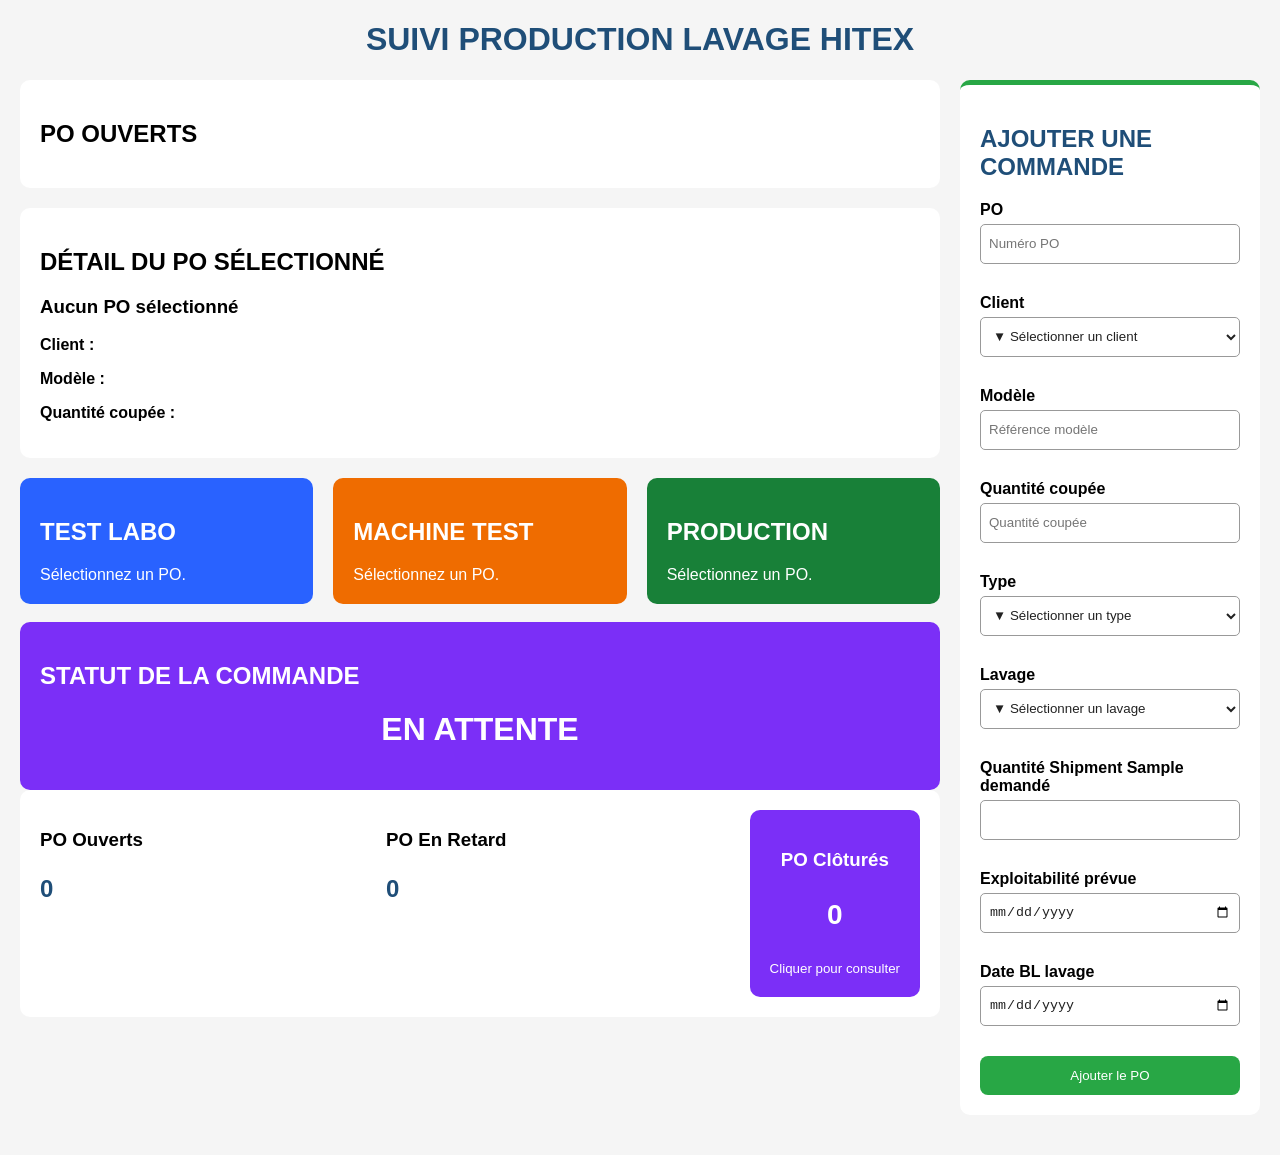
<file: index.html>
<!DOCTYPE html>
<html lang="fr">
<head>
<meta charset="UTF-8">
<meta name="viewport" content="width=device-width, initial-scale=1">

<title>SUIVI PRODUCTION LAVAGE HITEX</title>

<link rel="stylesheet" href="style.css">
</head>

<body>

<h1>SUIVI PRODUCTION LAVAGE HITEX</h1>

<div class="main-layout">

    <!-- PARTIE GAUCHE -->

    <div class="content-left">

        <!-- PO OUVERTS -->

        <div class="section">
            <h2>PO OUVERTS</h2>
            <div id="poList"></div>
        </div>

        <!-- DETAIL PO -->

        <div class="section">

            <h2>DÉTAIL DU PO SÉLECTIONNÉ</h2>

            <h3 id="poSelectionne">Aucun PO sélectionné</h3>

            <p><strong>Client :</strong> <span id="clientAff"></span></p>
            <p><strong>Modèle :</strong> <span id="modeleAff"></span></p>
            <p><strong>Quantité coupée :</strong> <span id="qteAff"></span></p>

        </div>

        <!-- CARTES DE SUIVI -->

        <div class="cards">

            <div class="card labo">
                <h2>TEST LABO</h2>
                <div id="stageLabo">Sélectionnez un PO.</div>
            </div>

            <div class="card machine">
                <h2>MACHINE TEST</h2>
                <div id="stageMachine">Sélectionnez un PO.</div>
            </div>

            <div class="card production">
                <h2>PRODUCTION</h2>
                <div id="stageProduction">Sélectionnez un PO.</div>
            </div>

        </div>

        <br>

        <!-- OTD GENERAL -->

        <div class="otd otd-attente">

            <h2>STATUT DE LA COMMANDE</h2>
            <h1 id="otdGlobal">EN ATTENTE</h1>

        </div>

        <!-- STATISTIQUES -->

        <div class="section">

            <div class="stats">

                <div>
                    <h3>PO Ouverts</h3>
                    <p id="nbOuvert">0</p>
                </div>

                <div>
                    <h3>PO En Retard</h3>
                    <p id="nbRetard">0</p>
                </div>

                <div class="cloture-box"
                     onclick="window.location.href='clotures.html'">

                     <h3>PO Clôturés</h3>

                     <p id="nbCloture">0</p>

                    <small>Cliquer pour consulter</small>

                </div>

            </div>

        </div>

    </div>

    <!-- PARTIE DROITE -->

    <div class="sidebar-right">

        <div class="section add-order">

            <h2>AJOUTER UNE COMMANDE</h2>

            <label>PO</label>
            <input type="text" id="po" placeholder="Numéro PO">

            <label>Client</label>

<select id="client">
    <option value="">▼ Sélectionner un client</option>
    <option value="SIMONS">SIMONS</option>
    <option value="MONNALISA S.P.A">MONNALISA S.P.A</option>
    <option value="SAINT JAMES">SAINT JAMES</option>
    <option value="MUSTANG">MUSTANG</option>
    <option value="BIG STAR">BIG STAR</option>
    <option value="Marlboro Classics">Marlboro Classics</option>
    <option value="BALZAC PARIS">BALZAC PARIS</option>
    <option value="CALA">CALA</option>
    <option value="JP1880 ( POPKEN FASHION)">JP1880 ( POPKEN FASHION)</option>
    <option value="Red Legend">Red Legend</option>
    <option value="LABOUREUR">LABOUREUR</option>
    <option value="LABOUREUR TAF">LABOUREUR TAF</option>
    <option value="IKKS">IKKS</option>
    <option value="IKKS TAF">IKKS TAF</option>
    <option value="AUBIN & WILLS">AUBIN & WILLS</option>
    <option value="HAN Kjøbenhavn">HAN Kjøbenhavn</option>
    <option value="SAAJ">SAAJ</option>
    <option value="Maloé">Maloé</option>
    <option value="LONGCHAMP TAF">LONGCHAMP TAF</option>
    <option value="PETITE MENDIGOTE">PETITE MENDIGOTE</option>
</select>

            <label>Modèle</label>
            <input type="text" id="modele" placeholder="Référence modèle">

            <label>Quantité coupée</label>
            <input type="number" id="qte" min="1" placeholder="Quantité coupée">
           <label>Type</label>

<select id="type">
    <option value="">▼ Sélectionner un type</option>
    <option value="Bermuda">Bermuda</option>
    <option value="Blouson">Blouson</option>
    <option value="Chapeau">Chapeau</option>
    <option value="Chemise">Chemise</option>
    <option value="Combinaison">Combinaison</option>
    <option value="ECHARPE">ECHARPE</option>
    <option value="Gilet">Gilet</option>
    <option value="Jacket">Jacket</option>
    <option value="Jupe">Jupe</option>
    <option value="Pant à Court">Pant à Court</option>
    <option value="Pantalon">Pantalon</option>
    <option value="Robe">Robe</option>
    <option value="Sac">Sac</option>
    <option value="Salopette">Salopette</option>
    <option value="Short">Short</option>
</select>

<label>Lavage</label>

<select id="lavage">
    <option value="">▼ Sélectionner un lavage</option>
    <option value="BRUT">BRUT</option>
    <option value="RINSE">RINSE</option>
    <option value="Light wash">Light wash</option>
    <option value="Stone Wash">Stone Wash</option>
    <option value="STONE BLEACH">STONE BLEACH</option>
    <option value="Medium wash">Medium wash</option>
    <option value="Bleach">Bleach</option>
    <option value="lavage avec boules">lavage avec boules</option>
    <option value="Black Vein wash">Black Vein wash</option>
    <option value="Dirty blue">Dirty blue</option>
    <option value="MID USED">MID USED</option>
    <option value="BLUE WORN">BLUE WORN</option>
    <option value="BLEU INDIGO">BLEU INDIGO</option>
    <option value="Bleu outremer">Bleu outremer</option>
    <option value="MARINE">MARINE</option>
    <option value="BLANC">BLANC</option>
    <option value="BEIGE">BEIGE</option>
    <option value="ECRU">ECRU</option>
</select>

<label>Quantité Shipment Sample demandé</label>
<input type="number" id="shipmentSample">

<label>Exploitabilité prévue</label>
<input type="date" id="exploitabilitePrevue">

<label>Date BL lavage</label>
<input type="date" id="dateBLLavage">




            <button class="add-btn" onclick="ajouterPO()">
                Ajouter le PO
            </button>

        </div>

    </div>

</div>

<!-- ================= JAVASCRIPT ================= -->

<script>

let listePO =
JSON.parse(localStorage.getItem("listePO")) || [];

let poSelectionneIndex = null;
function sauvegarderDonnees() {

    localStorage.setItem(
        "listePO",
        JSON.stringify(listePO)
    );

}

const etapes = {
    labo: {
        id: "stageLabo",
        nom: "TEST LABO"
    },
    machine: {
        id: "stageMachine",
        nom: "MACHINE TEST"
    },
    production: {
        id: "stageProduction",
        nom: "PRODUCTION"
    }
};

// INITIALISER UNE ETAPE

function creerEtape() {

    return [{
        forecastDate: "",
        situation: "En cours",
        readyAt: null,
        validationResponsible: "",
        result: "",
        validatedAt: null
    }];

}

// INITIALISER LE SUIVI DU PO

function initialiserSuivi() {

    return {
        labo: creerEtape(),
        machine: creerEtape(),
        production: creerEtape()
    };

}

// AJOUTER UNE COMMANDE

      
function ajouterPO() {

    const po = document.getElementById("po").value.trim();
    const client = document.getElementById("client").value.trim();
    const modele = document.getElementById("modele").value.trim();
    const qte = document.getElementById("qte").value;

    const type = document.getElementById("type").value;
    const lavage = document.getElementById("lavage").value;

    const shipmentSample =
        document.getElementById("shipmentSample").value;

    const exploitabilitePrevue =
        document.getElementById("exploitabilitePrevue").value;

    const dateBLLavage =
        document.getElementById("dateBLLavage").value;

    const dateLivraison = "";

    if (
        !po ||
        !client ||
        !modele ||
        !qte ||
        !lavage ||
        Number(qte) <= 0
    ) {
        alert("Veuillez remplir correctement tous les champs !");
        return;
    }

    if (listePO.some(item =>
        item.po.toLowerCase() === po.toLowerCase()
    )) {
        alert("Ce PO existe déjà !");
        return;
    }

    listePO.push({

        po,
        client,
        modele,
        qte,
        type,
        lavage,
        shipmentSample,

        exploitabilitePrevue,
        exploitabiliteReelle: "",
        dateBLLavage,
        leadTime: "",
        dateLivraison,
        otdGlobal: "",

        statut: "Ouvert",
        resultatOTD: "",

        dateCreation: new Date().toISOString(),

        suivi: initialiserSuivi()

    });

    sauvegarderDonnees();

    afficherPO();

    selectionnerPO(listePO.length - 1);

    document.getElementById("po").value = "";
    document.getElementById("client").value = "";
    document.getElementById("modele").value = "";
    document.getElementById("qte").value = "";
    document.getElementById("type").value = "";
    document.getElementById("lavage").value = "";
    document.getElementById("shipmentSample").value = "";
    document.getElementById("exploitabilitePrevue").value = "";
    document.getElementById("dateBLLavage").value = "";

}

// AFFICHER LES PO

function afficherPO() {

    const zone = document.getElementById("poList");
    zone.innerHTML = "";

    listePO.forEach((item, index) => {

    if(item.statut && item.statut === "Clôturé"){
    return;
    }


        const btn = document.createElement("button");

        btn.className = "po-btn";
        btn.textContent = item.po;

        if (index === poSelectionneIndex) {
            btn.classList.add("selected-po");
        }

        btn.onclick = () => selectionnerPO(index);

        zone.appendChild(btn);

    });

    actualiserStatistiques();

}

// SELECTIONNER UN PO


function selectionnerPO(index) {

    if (!listePO[index]) return;

    poSelectionneIndex = index;

    const item = listePO[index];

    if (!item.suivi) {
        item.suivi = initialiserSuivi();
    }

    ["labo", "machine", "production"].forEach(key => {

        if (!Array.isArray(item.suivi[key]) ||
            item.suivi[key].length === 0) {

            item.suivi[key] = creerEtape();

        }

    });

    sauvegarderDonnees();

    document.getElementById("poSelectionne").innerText = item.po;
    document.getElementById("clientAff").innerText = item.client;
    document.getElementById("modeleAff").innerText = item.modele;
    document.getElementById("qteAff").innerText = item.qte;

        afficherPO();
    afficherToutesLesEtapes();
    actualiserOTDGeneral();

}


// AFFICHER LES ETAPES

function afficherToutesLesEtapes() {

    if (poSelectionneIndex === null) return;

    Object.keys(etapes).forEach(key => afficherEtape(key));

}

// MODIFIER UNE PREVISION

function modifierPrevision(key, index, valeur) {

    const item = listePO[poSelectionneIndex].suivi[key][index];

    if (item.readyAt || item.result) return;

    item.forecastDate = valeur;

    sauvegarderDonnees();

}

// CHANGER LA SITUATION

function changerSituation(key, index, valeur) {

    const item = listePO[poSelectionneIndex].suivi[key][index];

    if (item.result) return;

    if (valeur === "Prêt") {

        if (!item.forecastDate) {
            alert("Veuillez saisir la date prévisionnelle !");
            afficherEtape(key);
            return;
        }

        if (!item.readyAt) {
            item.readyAt = new Date().toISOString();
        }

        item.situation = "Prêt";

    } else {

        item.situation = "En cours";
        item.readyAt = null;

    }

    sauvegarderDonnees();

    afficherEtape(key);

    actualiserOTDGeneral();

}
// ENREGISTRER LA VALIDATION

function validerTest(key, index) {

    const item = listePO[poSelectionneIndex].suivi[key][index];

    if (item.result) return;

    if (!item.readyAt) {
        alert("Le test doit d'abord être déclaré prêt !");
        return;
    }

    const responsable = document.getElementById(
        `responsable-${key}-${index}`
    ).value;

    const resultat = document.getElementById(
        `resultat-${key}-${index}`
    ).value;

    if (!responsable || !resultat) {
        alert("Choisissez le responsable et le résultat !");
        return;
    }

    item.validationResponsible = responsable;
    item.result = resultat;

    if (resultat === "Validé") {

        item.validatedAt = new Date().toISOString();

    } else {

        listePO[poSelectionneIndex].suivi[key].push({

            forecastDate: "",
            situation: "En cours",
            readyAt: null,
            validationResponsible: "",
            result: "",
            validatedAt: null

        });

    }

    sauvegarderDonnees();

verifierCloture(poSelectionneIndex);

afficherEtape(key);
actualiserOTDGeneral();
actualiserStatistiques();
afficherPO();

}

// CALCUL OTD PAR ETAPE

function calculerOTD(key) {

    const suivi = listePO[poSelectionneIndex].suivi?.[key] || [];

    const premierePrevision = suivi[0].forecastDate;

    const testFinal = suivi.find(
        item => item.result === "Validé"
    );

    if (!premierePrevision || !testFinal) return null;

    const dateValidation = new Date(testFinal.validatedAt);

    const datePrevue = new Date(
        premierePrevision + "T00:00:00"
    );

    const jourValidation = Date.UTC(
        dateValidation.getFullYear(),
        dateValidation.getMonth(),
        dateValidation.getDate()
    );

    const jourPrevu = Date.UTC(
        datePrevue.getFullYear(),
        datePrevue.getMonth(),
        datePrevue.getDate()
    );

    const joursRetard = Math.max(
        0,
        Math.round((jourValidation - jourPrevu) / 86400000)
    );

    return {
        resultat: joursRetard === 0 ? "A TEMPS" : "RETARD",
        joursRetard: joursRetard
    };

}

// FORMAT DATE ET HEURE

function formaterDateHeure(date) {

    return new Date(date).toLocaleString("fr-FR");

}

// SECURISER LE TEXTE HTML

function echapperHTML(valeur) {

    return String(valeur).replace(/[&<>"']/g, caractere => ({
        "&": "&amp;",
        "<": "&lt;",
        ">": "&gt;",
        '"': "&quot;",
        "'": "&#39;"
    })[caractere]);

}

// AFFICHER UNE ETAPE

function afficherEtape(key) {

    if (poSelectionneIndex === null) return;

    const zone = document.getElementById(etapes[key].id);
    const suivi = listePO[poSelectionneIndex].suivi[key];

    zone.innerHTML = "";

    suivi.forEach((item, index) => {

        const numero = index + 1;
        const verrouille = !!item.result;
        const dateVerrouillee = !!item.readyAt || verrouille;

        let html = `

        <div class="stage-attempt ${item.situation === "Prêt" ? "etape-prete" : ""}">

            <h3>PRÉVISION ${numero}</h3>

            <label>Date prévisionnelle</label>

            <input type="date"
                value="${item.forecastDate}"
                ${dateVerrouillee ? "disabled" : ""}
                onchange="modifierPrevision('${key}',${index},this.value)">

            <label>Situation</label>

<select
    class="${item.situation === "Prêt" ? "situation-prete" : "situation-encours"}"
    ${verrouille ? "disabled" : ""}
    onchange="changerSituation('${key}',${index},this.value)">

                <option value="En cours"
                    ${item.situation === "En cours" ? "selected" : ""}>
                    En cours
                </option>

                <option value="Prêt"
                    ${item.situation === "Prêt" ? "selected" : ""}>
                    Prêt
                </option>

            </select>

        `;

        if (item.readyAt) {

            html += `

            <div class="ready-info">

                <strong>TEST PRÊT LE :</strong><br>
                ${formaterDateHeure(item.readyAt)}

            </div>

            <div class="validation-info">

                <strong>VALIDATION DU TEST</strong>

                <label>Responsable validation</label>

                <select
                    id="responsable-${key}-${index}"
                    ${verrouille ? "disabled" : ""}>

                    <option value="">Choisir responsable</option>

                    <option value="Ramzi"
                        ${item.validationResponsible === "Ramzi" ? "selected" : ""}>
                        Ramzi
                    </option>

                    <option value="Jihed"
                        ${item.validationResponsible === "Jihed" ? "selected" : ""}>
                        Jihed
                    </option>

                </select>

                <label>Résultat</label>

                <select
                    id="resultat-${key}-${index}"
                    ${verrouille ? "disabled" : ""}>

                    <option value="">Choisir résultat</option>

                    <option value="Validé"
                        ${item.result === "Validé" ? "selected" : ""}>
                        Validé
                    </option>

                    <option value="Non validé"
                        ${item.result === "Non validé" ? "selected" : ""}>
                        Non validé
                    </option>

                </select>

                ${!verrouille ? `

                    <button class="validate-btn"
                        onclick="validerTest('${key}',${index})">
                        Enregistrer la validation
                    </button>

                ` : ""}

            </div>

            `;

        }

        if (item.result === "Validé") {

    const otd = calculerOTD(key);

    html += `

    <div class="ready-info">

        <strong>TEST VALIDÉ</strong><br>

        Responsable :
        ${echapperHTML(item.validationResponsible)}<br>

        Date de validation :
        ${formaterDateHeure(item.validatedAt)}

    </div>

    <div class="otd-real ${otd.joursRetard === 0 ? "otd-on-time" : "otd-late"}">

        STATUT COMMANDE :
        ${otd.joursRetard === 0
            ? "À TEMPS"
            : "RETARD (" + otd.joursRetard + " JOUR(S))"}

    </div>

    `;

}
        if (item.result === "Non validé") {

            html += `

            <div class="ready-info">

                <strong>TEST NON VALIDÉ</strong><br>

                Responsable :
                ${echapperHTML(item.validationResponsible)}

            </div>

            `;

        }

        html += `</div>`;

        zone.insertAdjacentHTML("beforeend", html);

    });

}

// OTD GENERAL DU PO

function actualiserOTDGeneral() {

    if (poSelectionneIndex === null) return;

    const po = listePO[poSelectionneIndex];

    let retardTotal = 0;
    let etapesPretes = 0;

    Object.keys(etapes).forEach(key => {

        const suivi = po.suivi[key];

        const testPret = suivi.find(item => item.readyAt);

        if (!testPret || !suivi[0].forecastDate) {
            return;
        }

        etapesPretes++;

        const datePrevue = new Date(
            suivi[0].forecastDate + "T00:00:00"
        );

        const datePret = new Date(testPret.readyAt);

        const difference = Math.max(
            0,
            Math.round(
                (
                    Date.UTC(
                        datePret.getFullYear(),
                        datePret.getMonth(),
                        datePret.getDate()
                    ) -
                    Date.UTC(
                        datePrevue.getFullYear(),
                        datePrevue.getMonth(),
                        datePrevue.getDate()
                    )
                ) / 86400000
            )
        );

        retardTotal += difference;

    });

    const zone = document.getElementById("otdGlobal");
    const barre = zone.closest(".otd");

    if (etapesPretes === 0) {

        zone.innerText = "EN ATTENTE";
        barre.className = "otd otd-attente";

    } else if (retardTotal === 0) {

        zone.innerText = "À TEMPS";
        barre.className = "otd otd-temps";

    } else {

        zone.innerText = "RETARD (" + retardTotal + " JOURS)";
        barre.className = "otd otd-retard-important";

    }
}


function verifierCloture(index) {

    const po = listePO[index];

    if (!po || po.statut === "Clôturé") return;

    const toutesValidees = ["labo", "machine", "production"].every(key =>

        po.suivi[key].some(item => item.result === "Validé")

    );

    if (!toutesValidees) return;

    const retards = ["labo", "machine", "production"].map(key => {

        const valide = po.suivi[key].find(
            item => item.result === "Validé"
        );

        const prevision = po.suivi[key][0].forecastDate;

        if (!prevision || !valide.validatedAt) return 0;

        const datePrevue = new Date(prevision + "T00:00:00");
        const dateValidation = new Date(valide.validatedAt);

        const difference = Date.UTC(
            dateValidation.getFullYear(),
            dateValidation.getMonth(),
            dateValidation.getDate()
        ) - Date.UTC(
            datePrevue.getFullYear(),
            datePrevue.getMonth(),
            datePrevue.getDate()
        );

        return Math.max(0, Math.round(difference / 86400000));

    });

    const retardTotal = retards.reduce(
        (total, retard) => total + retard, 0
    );

    po.resultatOTD = retardTotal === 0
        ? "À TEMPS"
        : "RETARD (" + retardTotal + " JOURS)";

    po.statut = "Clôturé";

    sauvegarderDonnees();

    poSelectionneIndex = null;

    document.getElementById("poSelectionne").innerText =
        "Aucun PO sélectionné";

    document.getElementById("clientAff").innerText = "";
    document.getElementById("modeleAff").innerText = "";
    document.getElementById("qteAff").innerText = "";

    document.getElementById("stageLabo").innerHTML =
        "Sélectionnez un PO.";

    document.getElementById("stageMachine").innerHTML =
        "Sélectionnez un PO.";

    document.getElementById("stageProduction").innerHTML =
        "Sélectionnez un PO.";

    actualiserOTDGeneral();
    afficherPO();
    actualiserStatistiques();

    alert(
        "Le PO " + po.po +
        " est clôturé.\nRésultat OTD : " + po.resultatOTD
    );

}

// STATISTIQUES


function actualiserStatistiques() {

    let ouverts = 0;
    let retard = 0;
    let clotures = 0;

    listePO.forEach(po => {

        if (po.statut === "Clôturé") {
            clotures++;
        } else {
            ouverts++;
        }

    });

    document.getElementById("nbOuvert").innerText = ouverts;
    document.getElementById("nbRetard").innerText = retard;
    document.getElementById("nbCloture").innerText = clotures;

}

window.onload = function() {

    afficherPO();

}

</script>

</body>
</html>
</file>
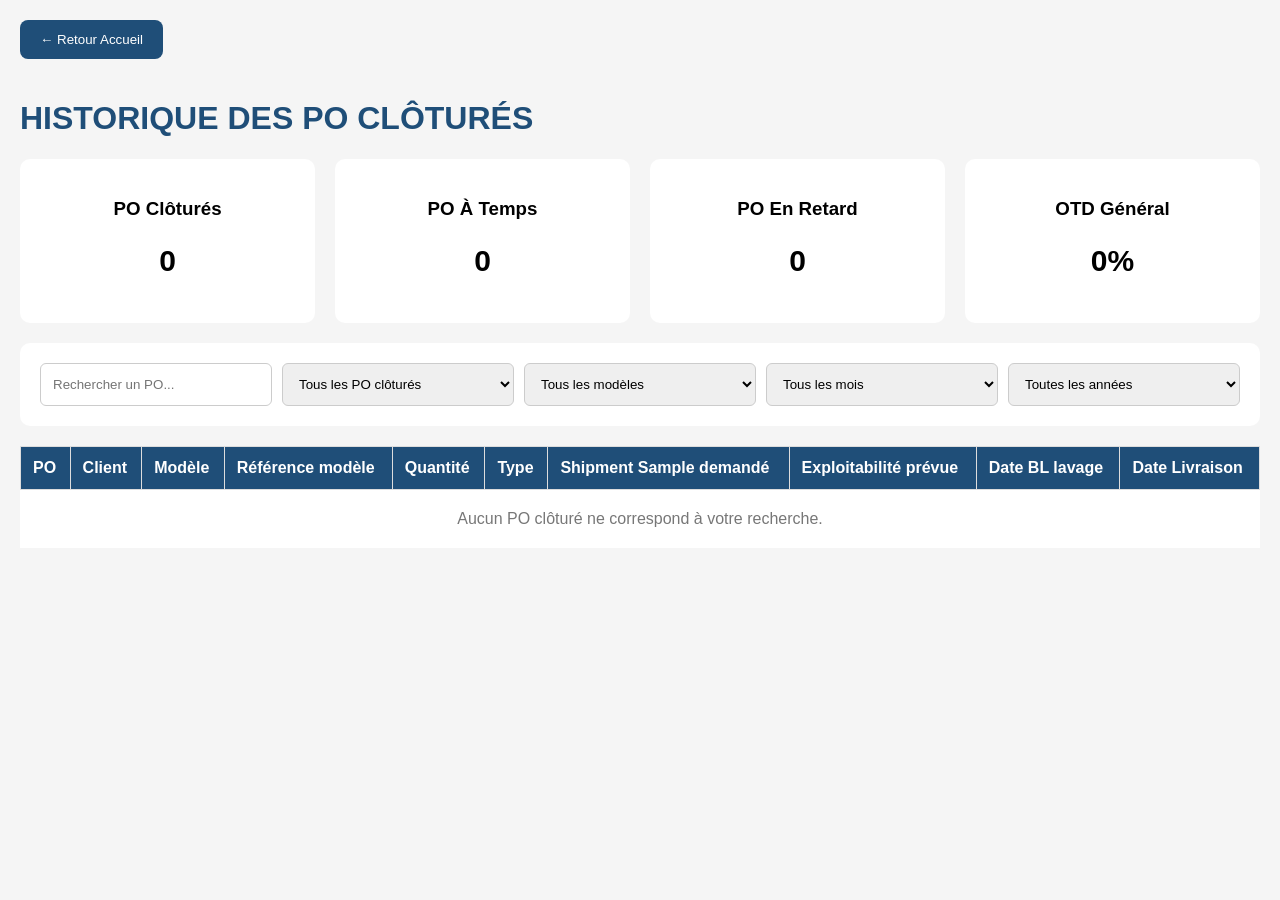
<file: clotures.html>
<!DOCTYPE html>
<html lang="fr">

<head>
<meta charset="UTF-8">
<meta name="viewport" content="width=device-width, initial-scale=1">

<title>Historique des PO clôturés</title>

<style>

body {
    font-family: Arial, sans-serif;
    background: #f5f5f5;
    margin: 20px;
}

h1 {
    color: #1f4e78;
}

.retour {
    background: #1f4e78;
    color: white;
    border: none;
    padding: 12px 20px;
    border-radius: 8px;
    cursor: pointer;
    margin-bottom: 20px;
}

.dashboard {
    display: flex;
    gap: 20px;
    margin-bottom: 20px;
    flex-wrap: wrap;
}

.card {
    background: white;
    padding: 20px;
    border-radius: 10px;
    flex: 1;
    min-width: 150px;
    text-align: center;
}

.card h2 {
    font-size: 30px;
}

.filtres {
    background: white;
    padding: 20px;
    border-radius: 10px;
    margin-bottom: 20px;
    display: flex;
    gap: 10px;
    flex-wrap: wrap;
}

.filtres input,
.filtres select {
    padding: 12px;
    border: 1px solid #ccc;
    border-radius: 6px;
    min-width: 160px;
    flex: 1;
}

table {
    width: 100%;
    border-collapse: collapse;
    background: white;
}

th {
    background: #1f4e78;
    color: white;
}

th, td {
    padding: 12px;
    border: 1px solid #ddd;
    text-align: left;
}

.temps {
    color: green;
    font-weight: bold;
}

.retard {
    color: red;
    font-weight: bold;
}

.manquant {
    color: #d97706;
    font-weight: bold;
}

#aucunResultat {
    display: none;
    background: white;
    padding: 20px;
    text-align: center;
    color: #777;
}

@media(max-width:700px) {

    table {
        font-size: 12px;
    }

    th, td {
        padding: 7px;
    }

}

</style>
</head>

<body>

<button class="retour"
onclick="window.location.href='index.html'">
← Retour Accueil
</button>

<h1>HISTORIQUE DES PO CLÔTURÉS</h1>


<!-- DASHBOARD -->

<div class="dashboard">

    <div class="card">
        <h3>PO Clôturés</h3>
        <h2 id="nbClotures">0</h2>
    </div>

    <div class="card">
        <h3>PO À Temps</h3>
        <h2 id="nbTemps">0</h2>
    </div>

    <div class="card">
        <h3>PO En Retard</h3>
        <h2 id="nbRetard">0</h2>
    </div>

    <div class="card">
        <h3>OTD Général</h3>
        <h2 id="otdGeneral">0%</h2>
    </div>

</div>


<!-- FILTRES -->

<div class="filtres">

    <input
        type="text"
        id="recherchePO"
        placeholder="Rechercher un PO..."
    >

    <select id="filtrePO">
        <option value="">Tous les PO clôturés</option>
    </select>

    <select id="filtreModele">
        <option value="">Tous les modèles</option>
    </select>

    <select id="filtreMois">
        <option value="">Tous les mois</option>
        <option value="01">Janvier</option>
        <option value="02">Février</option>
        <option value="03">Mars</option>
        <option value="04">Avril</option>
        <option value="05">Mai</option>
        <option value="06">Juin</option>
        <option value="07">Juillet</option>
        <option value="08">Août</option>
        <option value="09">Septembre</option>
        <option value="10">Octobre</option>
        <option value="11">Novembre</option>
        <option value="12">Décembre</option>
    </select>

    <select id="filtreAnnee">
        <option value="">Toutes les années</option>
    </select>

</div>


<!-- TABLEAU -->

<div style="overflow-x:auto;">

<table>

<thead>
<tr>
    <th>PO</th>
    <th>Client</th>
    <th>Modèle</th>
    <th>Référence modèle</th>
    <th>Quantité</th>
    <th>Type</th>
    <th>Shipment Sample demandé</th>
    <th>Exploitabilité prévue</th>
    <th>Date BL lavage</th>
    <th>Date Livraison</th>
    
</tr>
</thead>

<tbody id="tableClotures"></tbody>

</table>

</div>

<div id="aucunResultat">
    Aucun PO clôturé ne correspond à votre recherche.
</div>


<script>

// ======================================
// RECUPERATION DES DONNEES
// ======================================

function chargerListePO() {

    try {

        const donnees = JSON.parse(
            localStorage.getItem("listePO")
        );

        return Array.isArray(donnees) ? donnees : [];

    } catch(error) {

        console.error("Erreur de lecture :", error);

        return [];

    }

}

let listePO = chargerListePO();

const zone = document.getElementById("tableClotures");


// ======================================
// NORMALISATION DES STATUTS
// ======================================

function normaliserStatut(valeur) {

    return String(valeur || "")
        .normalize("NFD")
        .replace(/[\u0300-\u036f]/g, "")
        .toLowerCase()
        .trim();

}


// ======================================
// VERIFICATION PO CLOTURE
// ======================================

function estCloture(po) {

    const statut = normaliserStatut(po.statut);

    return statut.includes("clotur");

}


// ======================================
// GESTION DES DATES
// ======================================

function obtenirDateValeur(valeur) {

    if(!valeur) return null;

    if(typeof valeur === "string") {

        // Format YYYY-MM-DD

        const resultat = valeur.match(
            /^(\d{4})-(\d{2})-(\d{2})$/
        );

        if(resultat) {

            return new Date(
                Number(resultat[1]),
                Number(resultat[2]) - 1,
                Number(resultat[3])
            );

        }

        // Format JJ/MM/AAAA

        const fr = valeur.match(
            /^(\d{2})\/(\d{2})\/(\d{4})$/
        );

        if(fr) {

            return new Date(
                Number(fr[3]),
                Number(fr[2]) - 1,
                Number(fr[1])
            );

        }

    }

    const date = new Date(valeur);

    return isNaN(date.getTime()) ? null : date;

}


// ======================================
// DATE PREVUE
// ======================================

function datePrevue(po) {

    return obtenirDateValeur(

        po.datePrevueLivraison ||
        po.dateLivraisonPrevue ||
        po.datePrevue ||
        ""

    );

}


// ======================================
// DATE REELLE
// ======================================

function dateReelle(po) {

    return obtenirDateValeur(
        po.dateLivraisonReelle ||
        po.dateCloture ||
        po.dateLivraison ||
        ""
    );

}


// ======================================
// CALCUL DU STATUT OTD
// ======================================


function calculerOTD(po) {

    const statutEnregistre = normaliserStatut(
        po.resultatOTD || ""
    );

    // Priorité au résultat enregistré à la clôture
    if (statutEnregistre.includes("retard")) {
        return "En retard";
    }

    if (statutEnregistre.includes("temps")) {
        return "À temps";
    }

    return "Date manquante";
}



// ======================================
// AFFICHAGE HISTORIQUE
// ======================================

function afficherPO() {

    zone.innerHTML = "";

    let nb = 0;
    let temps = 0;
    let retard = 0;

    // UNE SEULE BOUCLE

    listePO.forEach(po => {

        // Vérifier si le PO est clôturé

        if(!estCloture(po)) return;

        // Chaque PO clôturé compte pour 1

        nb++;

        const statutOTD = calculerOTD(po);

        // Comptage à temps

        if(statutOTD === "À temps") {

            temps++;

        }

        // Comptage en retard

        else if(statutOTD === "En retard") {

            retard++;

        }

        // Date affichée

        const date = dateReelle(po);

        const dateAffichee = date
            ? date.toLocaleDateString("fr-FR")
            : "Non renseignée";

        const mois = date
            ? String(date.getMonth() + 1).padStart(2, "0")
            : "";

        const annee = date
            ? String(date.getFullYear())
            : "";

        // Couleur du statut

        let classe = "manquant";

        if(statutOTD === "À temps") {

            classe = "temps";

        }

        else if(statutOTD === "En retard") {

            classe = "retard";

        }

       // ======================================
// CREATION LIGNE TABLEAU
// ======================================

const ligne = document.createElement("tr");

ligne.dataset.po = String(po.po || "").toLowerCase();
ligne.dataset.modele = String(po.modele || "").toLowerCase();
ligne.dataset.mois = mois;
ligne.dataset.annee = annee;

// PO cliquable
const cellulePO = document.createElement("td");

const lien = document.createElement("a");

lien.href = `details-po.html?po=${encodeURIComponent(po.po || "")}`;

lien.textContent = po.po || "";

lien.style.color = "#1f4e78";
lien.style.fontWeight = "bold";

cellulePO.appendChild(lien);
ligne.appendChild(cellulePO);

// Toutes les informations du PO
const autresValeurs = [

    po.client || "",
    po.modele || "",
    po.referenceModele || po.reference || "",
    po.qte || po.quantite || "",
    po.type || "",
    po.shipmentSample || po.shipmentSampleDemande || "",
    po.exploitabilitePrevue || "",
    po.dateBLLavage || "",
    po.dateLivraisonReelle || po.dateLivraison || "",
    

];

autresValeurs.forEach(valeur => {

    const cellule = document.createElement("td");

    cellule.textContent = valeur;

    ligne.appendChild(cellule);

});

zone.appendChild(ligne);

    });


    // ======================================
    // DASHBOARD
    // ======================================

    document.getElementById("nbClotures")
        .textContent = nb;

    document.getElementById("nbTemps")
        .textContent = temps;

    document.getElementById("nbRetard")
        .textContent = retard;


    // ======================================
    // CALCUL OTD GENERAL
    // ======================================

    const totalOTD = temps + retard;

const otd = totalOTD > 0
    ? (temps / totalOTD) * 100
    : 0;

    document.getElementById("otdGeneral")
        .textContent = Math.round(otd) + "%";


    // ======================================
    // ACTUALISER LES FILTRES
    // ======================================

    remplirFiltres();

    filtrerTableau();


    // DIAGNOSTIC

    console.log("Résultat historique PO :", {

        totalClotures: nb,

        aTemps: temps,

        enRetard: retard,

        dateManquante: nb - temps - retard,

        otd: Math.round(otd) + "%"

    });

}


// ======================================
// REMPLIR LES LISTES
// ======================================

function remplirFiltres() {

    const filtrePO =
        document.getElementById("filtrePO");

    const filtreModele =
        document.getElementById("filtreModele");

    const filtreAnnee =
        document.getElementById("filtreAnnee");

    const ancienPO = filtrePO.value;

    const ancienModele = filtreModele.value;

    const ancienneAnnee = filtreAnnee.value;

    filtrePO.innerHTML =
        '<option value="">Tous les PO clôturés</option>';

    filtreModele.innerHTML =
        '<option value="">Tous les modèles</option>';

    filtreAnnee.innerHTML =
        '<option value="">Toutes les années</option>';


    const clotures = listePO.filter(estCloture);


    const pos = [...new Set(

        clotures
            .map(po => po.po)
            .filter(Boolean)

    )];


    const modeles = [...new Set(

        clotures
            .map(po => po.modele)
            .filter(Boolean)

    )];


    const annees = [...new Set(

        clotures.map(po => {

            const date = dateReelle(po);

            return date
                ? String(date.getFullYear())
                : null;

        }).filter(Boolean)

    )];


    pos.sort().forEach(po => {

        filtrePO.add(new Option(po, po));

    });


    modeles.sort().forEach(modele => {

        filtreModele.add(new Option(modele, modele));

    });


    annees.sort().forEach(annee => {

        filtreAnnee.add(new Option(annee, annee));

    });


    filtrePO.value = ancienPO;

    filtreModele.value = ancienModele;

    filtreAnnee.value = ancienneAnnee;

}


// ======================================
// FILTRAGE DU TABLEAU
// ======================================

function filtrerTableau() {

    const recherche = document
        .getElementById("recherchePO")
        .value.toLowerCase().trim();


    const poChoisi = document
        .getElementById("filtrePO")
        .value.toLowerCase();


    const modeleChoisi = document
        .getElementById("filtreModele")
        .value.toLowerCase();


    const moisChoisi = document
        .getElementById("filtreMois")
        .value;


    const anneeChoisie = document
        .getElementById("filtreAnnee")
        .value;


    const lignes = zone.querySelectorAll("tr");

    let resultats = 0;


    lignes.forEach(ligne => {

        const po = ligne.dataset.po;

        const modele = ligne.dataset.modele;

        const mois = ligne.dataset.mois;

        const annee = ligne.dataset.annee;


        const okRecherche = po.includes(recherche);

        const okPO =
            !poChoisi || po === poChoisi;

        const okModele =
            !modeleChoisi || modele === modeleChoisi;

        const okMois =
            !moisChoisi || mois === moisChoisi;

        const okAnnee =
            !anneeChoisie || annee === anneeChoisie;


        const afficher =
            okRecherche &&
            okPO &&
            okModele &&
            okMois &&
            okAnnee;


        ligne.style.display = afficher ? "" : "none";


        if(afficher) {

            resultats++;

        }

    });


    document.getElementById("aucunResultat").style.display =
        resultats === 0 ? "block" : "none";

}


// ======================================
// EVENEMENTS DES FILTRES
// ======================================

document.getElementById("recherchePO")
    .addEventListener("input", filtrerTableau);

document.getElementById("filtrePO")
    .addEventListener("change", filtrerTableau);

document.getElementById("filtreModele")
    .addEventListener("change", filtrerTableau);

document.getElementById("filtreMois")
    .addEventListener("change", filtrerTableau);

document.getElementById("filtreAnnee")
    .addEventListener("change", filtrerTableau);


// ======================================
// ACTUALISATION DEPUIS UNE AUTRE PAGE
// ======================================

window.addEventListener("storage", function(event) {

    if(event.key === "listePO") {

        listePO = chargerListePO();

        afficherPO();

    }

});


// ======================================
// INITIALISATION
// ======================================

afficherPO();

</script>

</body>
</file>
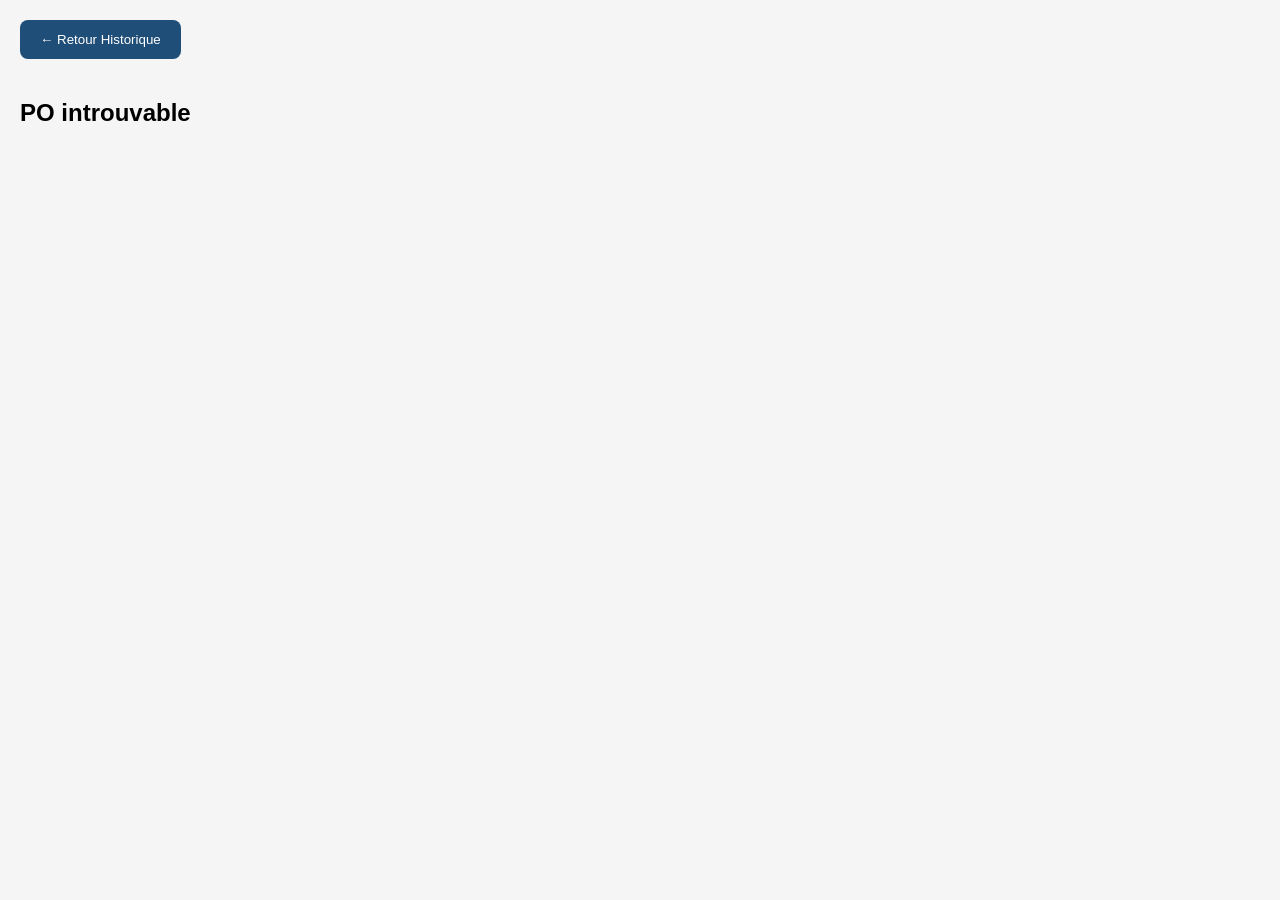
<file: details-po.html>
<!DOCTYPE html>
<html lang="fr">

<head>
<meta charset="UTF-8">
<meta name="viewport" content="width=device-width, initial-scale=1">

<title>Détail PO Clôturé</title>

<style>

body{
    font-family: Arial, sans-serif;
    background:#f5f5f5;
    margin:20px;
}

.retour{
    background:#1f4e78;
    color:white;
    border:none;
    padding:12px 20px;
    border-radius:8px;
    cursor:pointer;
    margin-bottom:20px;
}

h1{
    color:#1f4e78;
}

.section{
    background:white;
    padding:20px;
    margin-bottom:20px;
    border-radius:10px;
}

table{
    width:100%;
    border-collapse:collapse;
}

th{
    background:#1f4e78;
    color:white;
}

th,td{
    border:1px solid #ddd;
    padding:10px;
    text-align:left;
}

.info{
    display:grid;
    grid-template-columns:repeat(auto-fit,minmax(250px,1fr));
    gap:10px;
}

.carte{
    background:white;
    padding:15px;
    border-radius:8px;
}

.vert{
    color:green;
    font-weight:bold;
}

.rouge{
    color:red;
    font-weight:bold;
}

</style>
</head>

<body>

<button class="retour"
onclick="window.location.href='clotures.html'">
← Retour Historique
</button>

<div id="contenu"></div>

<script>

const params = new URLSearchParams(window.location.search);

const numeroPO = params.get("po");

const listePO =
JSON.parse(localStorage.getItem("listePO")) || [];

const po = listePO.find(
item => String(item.po) === String(numeroPO)
);

const contenu = document.getElementById("contenu");

function calculStatutCommande(prevision, validation){

    if(!prevision || !validation){
        return "-";
    }

    const prevue =
    new Date(prevision + "T00:00:00");

    const valide =
    new Date(validation);

    const diff =
    Math.round(
        (
            Date.UTC(
                valide.getFullYear(),
                valide.getMonth(),
                valide.getDate()
            )
            -
            Date.UTC(
                prevue.getFullYear(),
                prevue.getMonth(),
                prevue.getDate()
            )
        ) / 86400000
    );

    if(diff <= 0){
        return "À TEMPS";
    }

    return "RETARD (" + diff + " JOUR(S))";
}

function creerTableau(titre,suivi){

    let html = `
    <div class="section">

    <h2>${titre}</h2>

    <table>

    <tr>
        <th>Prévision</th>
        <th>Situation</th>
        <th>Test prêt le</th>
        <th>Validation</th>
        <th>Date validation</th>
        <th>Responsable</th>
        <th>Statut commande</th>
    </tr>
    `;

    suivi.forEach(item => {

        html += `
        <tr>

            <td>${item.forecastDate || ""}</td>

            <td>${item.situation || ""}</td>

            <td>
            ${item.readyAt
            ? new Date(item.readyAt)
            .toLocaleString("fr-FR")
            : ""}
            </td>

            <td>${item.result || ""}</td>

            <td>
            ${item.validatedAt
            ? new Date(item.validatedAt)
            .toLocaleString("fr-FR")
            : ""}
            </td>

            <td>
            ${item.validationResponsible || ""}
            </td>

            <td>
            ${calculStatutCommande(
    item.forecastDate,
    item.validatedAt
)}

        </tr>
        `;

    });

    html += `
    </table>
    </div>
    `;

    return html;
}

if(!po){

    contenu.innerHTML =
    "<h2>PO introuvable</h2>";

}else{

contenu.innerHTML = `

<h1>HISTORIQUE COMPLET DU PO ${po.po}</h1>

<div class="section">

<div class="info">

<div class="carte">
<b>Client</b><br>
${po.client}
</div>

<div class="carte">
<b>PO</b><br>
${po.po}
</div>

<div class="carte">
<b>Modèle</b><br>
${po.modele}
</div>

<div class="carte">
<b>Quantité</b><br>
${po.qte}
</div>

<div class="carte">
<b>Statut</b><br>
${po.statut}
</div>

<div class="carte">
<b>Statut commande global</b><br>
${po.resultatOTD || "Non calculé"}
</div>

</div>

</div>

${creerTableau(
"TEST LABO",
po.suivi.labo
)}

${creerTableau(
"MACHINE TEST",
po.suivi.machine
)}

${creerTableau(
"PRODUCTION",
po.suivi.production
)}

`;

}

</script>

</body>
</html>
</file>
<file: style.css>
* {
    box-sizing: border-box;
}

body {
    font-family: Arial, sans-serif;
    background: #f5f5f5;
    margin: 20px;
}

h1 {
    text-align: center;
    color: #1f4e78;
}

.section {
    background: white;
    padding: 20px;
    border-radius: 10px;
    margin-bottom: 20px;
}

button {
    cursor: pointer;
}

.save-status {
    text-align: center;
    color: #188038;
    font-size: 13px;
    margin: 12px;
}

.main-layout {
    display: grid;
    grid-template-columns: minmax(0, 1fr) 300px;
    gap: 20px;
    align-items: start;
}

.content-left {
    min-width: 0;
}

.sidebar-right {
    position: sticky;
    top: 20px;
    align-self: start;
}

.add-order {
    background: white;
    border-top: 5px solid #28a745;
}

.add-order h2 {
    color: #1f4e78;
}

.add-btn {
    background: #28a745;
    color: white;
    border: none;
    padding: 12px 20px;
    border-radius: 8px;
    width: 100%;
    margin-top: 15px;
}

.add-btn:hover {
    background: #218838;
}

.po-btn {
    background: #3266e3;
    color: white;
    border: none;
    padding: 10px 20px;
    border-radius: 8px;
    margin: 5px;
}

.po-btn:hover {
    background: #214bb5;
}

.selected-po {
    background: #1f4e78;
    outline: 2px solid #9bbce0;
}

.cards {
    display: flex;
    gap: 20px;
    flex-wrap: wrap;
    align-items: flex-start;
}

.card {
    flex: 1;
    min-width: 200px;
    color: white;
    padding: 20px;
    border-radius: 10px;
}

.labo {
    background: #2962ff;
}

.machine {
    background: #ef6c00;
}

.production {
    background: #188038;
}

label {
    display: block;
    margin-top: 15px;
    font-weight: bold;
}

input, select {
    width: 100%;
    height: 40px;
    padding: 8px;
    border: 1px solid #999;
    border-radius: 5px;
    margin-top: 5px;
    margin-bottom: 15px;
    background: white;
    color: #222;
}

input:disabled, select:disabled {
    background: #e9e9e9;
    color: #666;
    cursor: not-allowed;
}

.stage-attempt{
    background: rgba(255,255,255,0.15);
    border:1px solid rgba(255,255,255,0.35);
    border-radius:10px;
    padding:15px;
    margin-bottom:15px;
    color:white;
}
    border-radius:10px;
    padding:15px;
    margin-bottom:15px;
    color:#000;
}

.stage-attempt h3{
    color:#000;
    font-size:18px;
    margin-bottom:15px;
}

.stage-attempt label {
    margin-top: 10px;
    font-size: 13px;
}

.stage-attempt input,
.stage-attempt select{
    background:#dcdcdc;
    border:none;
    border-radius:5px;
    color:#555;
}

.ready-info,
.validation-info {
    background: rgba(255,255,255,0.2);
    padding: 10px;
    border-radius: 6px;
    margin-top: 10px;
    font-size: 13px;
    line-height: 1.7;
}

.validation-info strong {
    display: block;
    margin-bottom: 8px;
}

.validate-btn {
    background: white;
    color: #1f4e78;
    border: none;
    border-radius: 6px;
    padding: 10px;
    width: 100%;
    font-weight: bold;
    margin-top: 10px;
}

.validate-btn:hover {
    background: #e8e8e8;
}

.otd-real {
    background: white;
    padding: 12px;
    border-radius: 6px;
    font-weight: bold;
    margin-top: 10px;
    text-align: center;
}

.otd-on-time {
    color: #188038;
}

.otd-late {
    color: #d93025;
}

.otd {
    color: white;
    padding: 20px;
    border-radius: 10px;
    transition: background 0.3s ease;
    background: #7b2ff7;
}

.otd h1 {
    color: white;
}

.otd.otd-attente {
    background: #7b2ff7;
}

.otd.otd-temps {
    background: #188038;
}

.otd.otd-retard-leger {
    background: #ef6c00;
}

.otd.otd-retard-important {
    background: #d93025;
}

.stats {
    display: flex;
    justify-content: space-between;
    gap: 15px;
    flex-wrap: wrap;
}

.stats p {
    font-size: 24px;
    font-weight: bold;
    color: #1f4e78;
}

.export-btn,
.import-btn,
.delete-btn {
    width: 100%;
    padding: 11px;
    margin-top: 10px;
    border: none;
    border-radius: 7px;
    color: white;
}

.export-btn {
    background: #1f4e78;
}

.import-btn {
    background: #188038;
}

.delete-btn {
    background: #d93025;
}

@media (max-width: 900px) {

    .main-layout {
        grid-template-columns: 1fr;
    }

    .sidebar-right {
        position: static;
        grid-row: 1;
    }

    .cards {
        flex-direction: column;
    }

    .card {
        width: 100%;
    }
}
.cloture-box{
    background:#7b2ff7;
    color:white;
    border-radius:10px;
    padding:20px;
    text-align:center;
    cursor:pointer;
    transition:0.3s;
}

.cloture-box:hover{
    background:#6422d8;
    transform:scale(1.03);
}

.cloture-box h3{
    color:white;
}

.cloture-box p{
    color:white !important;
    font-size:28px;
}

.cloture-box small{
    color:white;
}
function appliquerCouleurSituation(selectElement) {

    if (selectElement.value === "Prêt") {
        selectElement.style.color = "#16a34a"; // vert
        selectElement.style.fontWeight = "bold";
    } else {
        selectElement.style.color = "#dc2626"; // rouge
        selectElement.style.fontWeight = "bold";
    }

}
<select onchange="appliquerCouleurSituation(this)">
    <option value="En cours">En cours</option>
    <option value="Prêt">Prêt</option>
</select>

const situation = document.createElement("select");

situation.innerHTML = `
    <option value="En cours">En cours</option>
    <option value="Prêt">Prêt</option>
`;

situation.onchange = function () {
    appliquerCouleurSituation(this);
};

appliquerCouleurSituation(situation);
</file>
